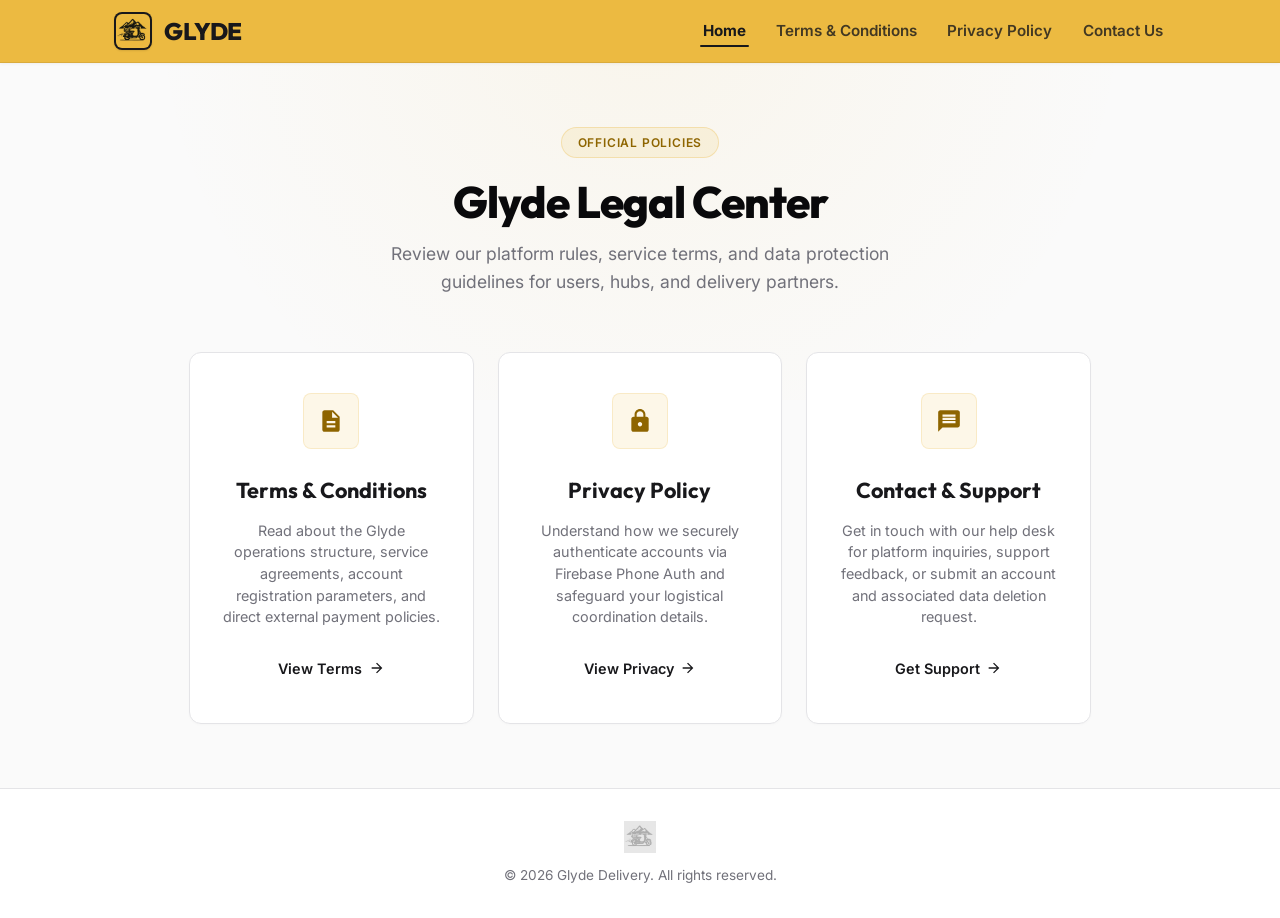
<file: index.html>
<!DOCTYPE html>
<html lang="en">
<head>
  <meta charset="UTF-8">
  <meta name="viewport" content="width=device-width, initial-scale=1.0">
  <title>Glyde | Legal Center & Platform Policies</title>
  <meta name="description" content="Access Glyde Delivery's Terms & Conditions and Privacy Policy. Read our official operational rules, user rights, data coordination privacy protocols, and hubs logistics guidance.">
  <meta name="robots" content="index, follow">
  
  <!-- CSS Stylesheets -->
  <link rel="stylesheet" href="css/style.css">
</head>
<body>

  <!-- Shared Dynamic Header Component -->
  <header id="app-header" class="app-header"></header>

  <!-- Hub / Portal Main Content -->
  <main class="main-content portal-container">
    
    <!-- Hero Header -->
    <div class="portal-hero">
      <span class="portal-badge">Official Policies</span>
      <h1 class="portal-title">Glyde Legal Center</h1>
      <p class="portal-subtitle">Review our platform rules, service terms, and data protection guidelines for users, hubs, and delivery partners.</p>
    </div>

    <!-- Gateway Navigation Grid -->
    <div class="portal-grid">
      
      <!-- Card 1: Terms & Conditions -->
      <a href="terms.html" class="portal-card" id="card-terms-link">
        <div class="portal-card-icon">
          <!-- Premium Document Icon -->
          <svg viewBox="0 0 24 24" xmlns="http://www.w3.org/2000/svg">
            <path d="M14 2H6c-1.1 0-1.99.9-1.99 2L4 20c0 1.1.89 2 1.99 2H18c1.1 0 2-.9 2-2V8l-6-6zm2 16H8v-2h8v2zm0-4H8v-2h8v2zm-3-5V3.5L18.5 9H13z"/>
          </svg>
        </div>
        <h2 class="portal-card-title">Terms & Conditions</h2>
        <p class="portal-card-desc">Read about the Glyde operations structure, service agreements, account registration parameters, and direct external payment policies.</p>
        <span class="portal-card-btn">
          View Terms 
          <!-- Arrow SVG -->
          <svg viewBox="0 0 24 24" xmlns="http://www.w3.org/2000/svg">
            <path d="M12 4l-1.41 1.41L16.17 11H4v2h12.17l-5.58 5.59L12 20l8-8z"/>
          </svg>
        </span>
      </a>

      <!-- Card 2: Privacy Policy -->
      <a href="privacy.html" class="portal-card" id="card-privacy-link">
        <div class="portal-card-icon">
          <!-- Premium Shield Lock Icon -->
          <svg viewBox="0 0 24 24" xmlns="http://www.w3.org/2000/svg">
            <path d="M18 8h-1V6c0-2.76-2.24-5-5-5S7 3.24 7 6v2H6c-1.1 0-2 .9-2 2v10c0 1.1.9 2 2 2h12c1.1 0 2-.9 2-2V10c0-1.1-.9-2-2-2zm-6 9c-1.1 0-2-.9-2-2s.9-2 2-2 2 .9 2 2-.9 2-2 2zm3.1-9H8.9V6c0-1.71 1.39-3.1 3.1-3.1 1.71 0 3.1 1.39 3.1 3.1v2z"/>
          </svg>
        </div>
        <h2 class="portal-card-title">Privacy Policy</h2>
        <p class="portal-card-desc">Understand how we securely authenticate accounts via Firebase Phone Auth and safeguard your logistical coordination details.</p>
        <span class="portal-card-btn">
          View Privacy 
          <!-- Arrow SVG -->
          <svg viewBox="0 0 24 24" xmlns="http://www.w3.org/2000/svg">
            <path d="M12 4l-1.41 1.41L16.17 11H4v2h12.17l-5.58 5.59L12 20l8-8z"/>
          </svg>
        </span>
      </a>

      <!-- Card 3: Contact Us & Support -->
      <a href="contact.html" class="portal-card" id="card-contact-link">
        <div class="portal-card-icon">
          <!-- Premium Message Support Bubble Icon -->
          <svg viewBox="0 0 24 24" xmlns="http://www.w3.org/2000/svg">
            <path d="M20 2H4c-1.1 0-1.99.9-1.99 2L2 22l4-4h14c1.1 0 2-.9 2-2V4c0-1.1-.9-2-2-2zm-2 12H6v-2h12v2zm0-3H6V9h12v2zm0-3H6V6h12v2z"/>
          </svg>
        </div>
        <h2 class="portal-card-title">Contact & Support</h2>
        <p class="portal-card-desc">Get in touch with our help desk for platform inquiries, support feedback, or submit an account and associated data deletion request.</p>
        <span class="portal-card-btn">
          Get Support 
          <!-- Arrow SVG -->
          <svg viewBox="0 0 24 24" xmlns="http://www.w3.org/2000/svg">
            <path d="M12 4l-1.41 1.41L16.17 11H4v2h12.17l-5.58 5.59L12 20l8-8z"/>
          </svg>
        </span>
      </a>

    </div>

  </main>

  <!-- Shared Dynamic Footer Component -->
  <footer id="app-footer" class="app-footer"></footer>

  <!-- Scripts -->
  <script src="js/constants.js"></script>
  <script src="js/app.js"></script>
</body>
</html>
</file>
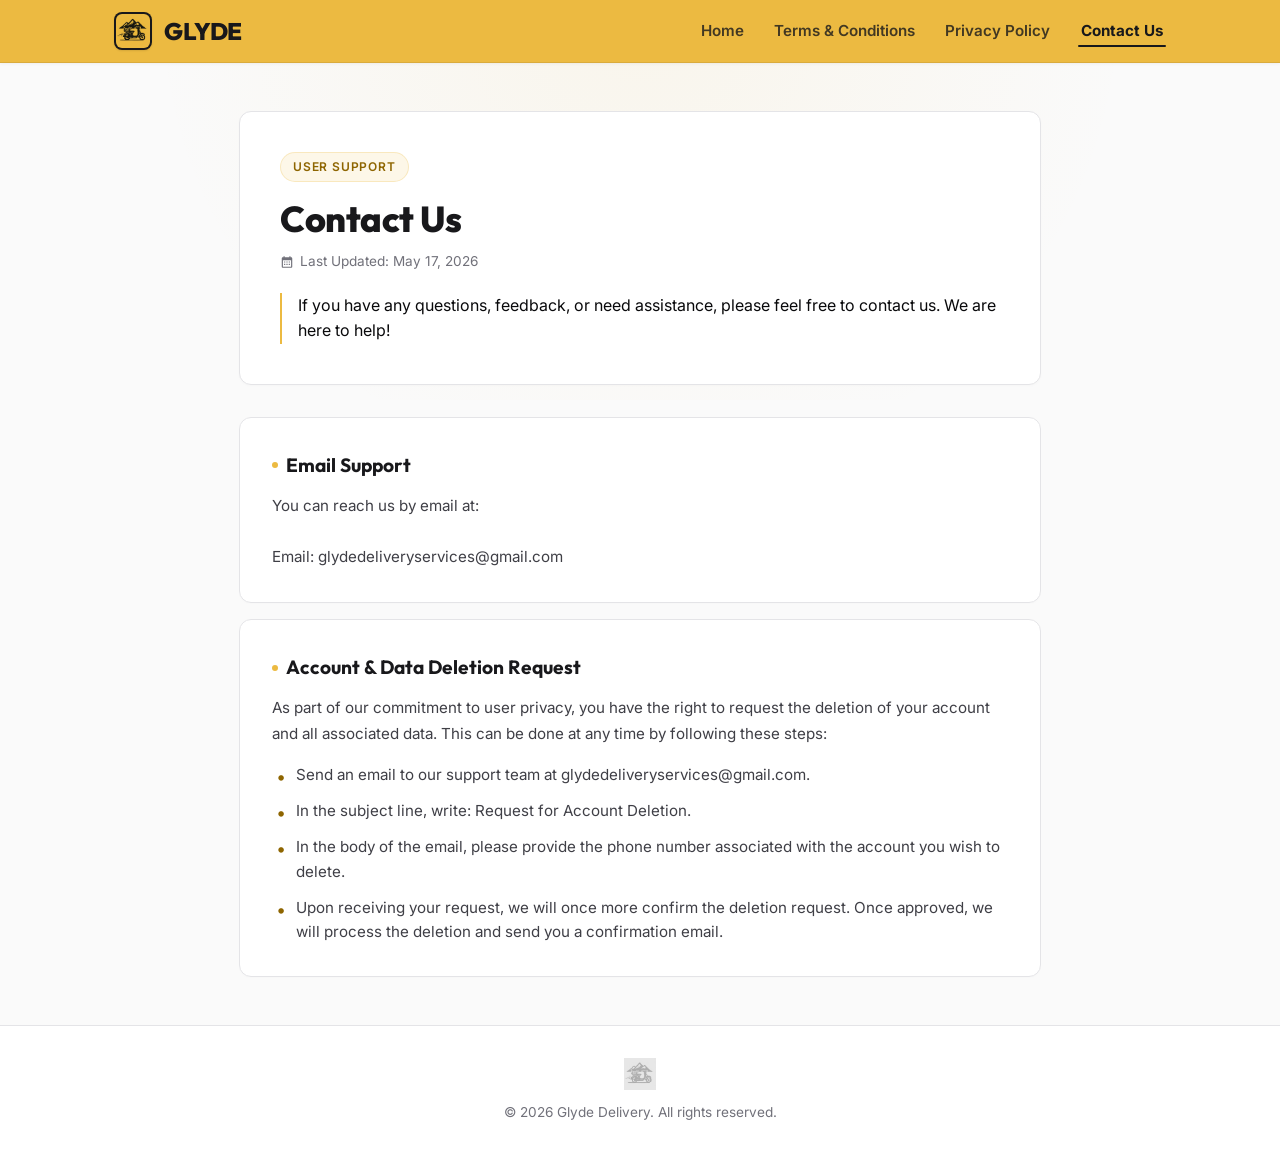
<file: contact.html>
<!DOCTYPE html>
<html lang="en">

<head>
  <meta charset="UTF-8">
  <meta name="viewport" content="width=device-width, initial-scale=1.0">
  <title>Contact Us & Account Deletion | Glyde Delivery</title>
  <meta name="description"
    content="Get in touch with Glyde support or request account and data deletion. Reach us via email and review step-by-step account removal instructions.">
  <meta name="robots" content="index, follow">

  <!-- CSS Stylesheets -->
  <link rel="stylesheet" href="css/style.css">
</head>

<body>

  <!-- Shared Dynamic Header Component -->
  <header id="app-header" class="app-header"></header>

  <!-- Document Main Container -->
  <main class="main-content">

    <!-- Rendered dynamically by js/app.js based on data-page -->
    <article id="doc-page-container" data-page="contact">
      <!-- Fallback loader in case JavaScript is disabled -->
      <div style="text-align: center; padding: 4rem 1rem; color: var(--text-light-secondary);">
        <p>Loading Glyde Contact Information...</p>
      </div>
    </article>

  </main>

  <!-- Shared Dynamic Footer Component -->
  <footer id="app-footer" class="app-footer"></footer>

  <!-- Scripts -->
  <script src="js/constants.js"></script>
  <script src="js/app.js"></script>
</body>

</html>
</file>
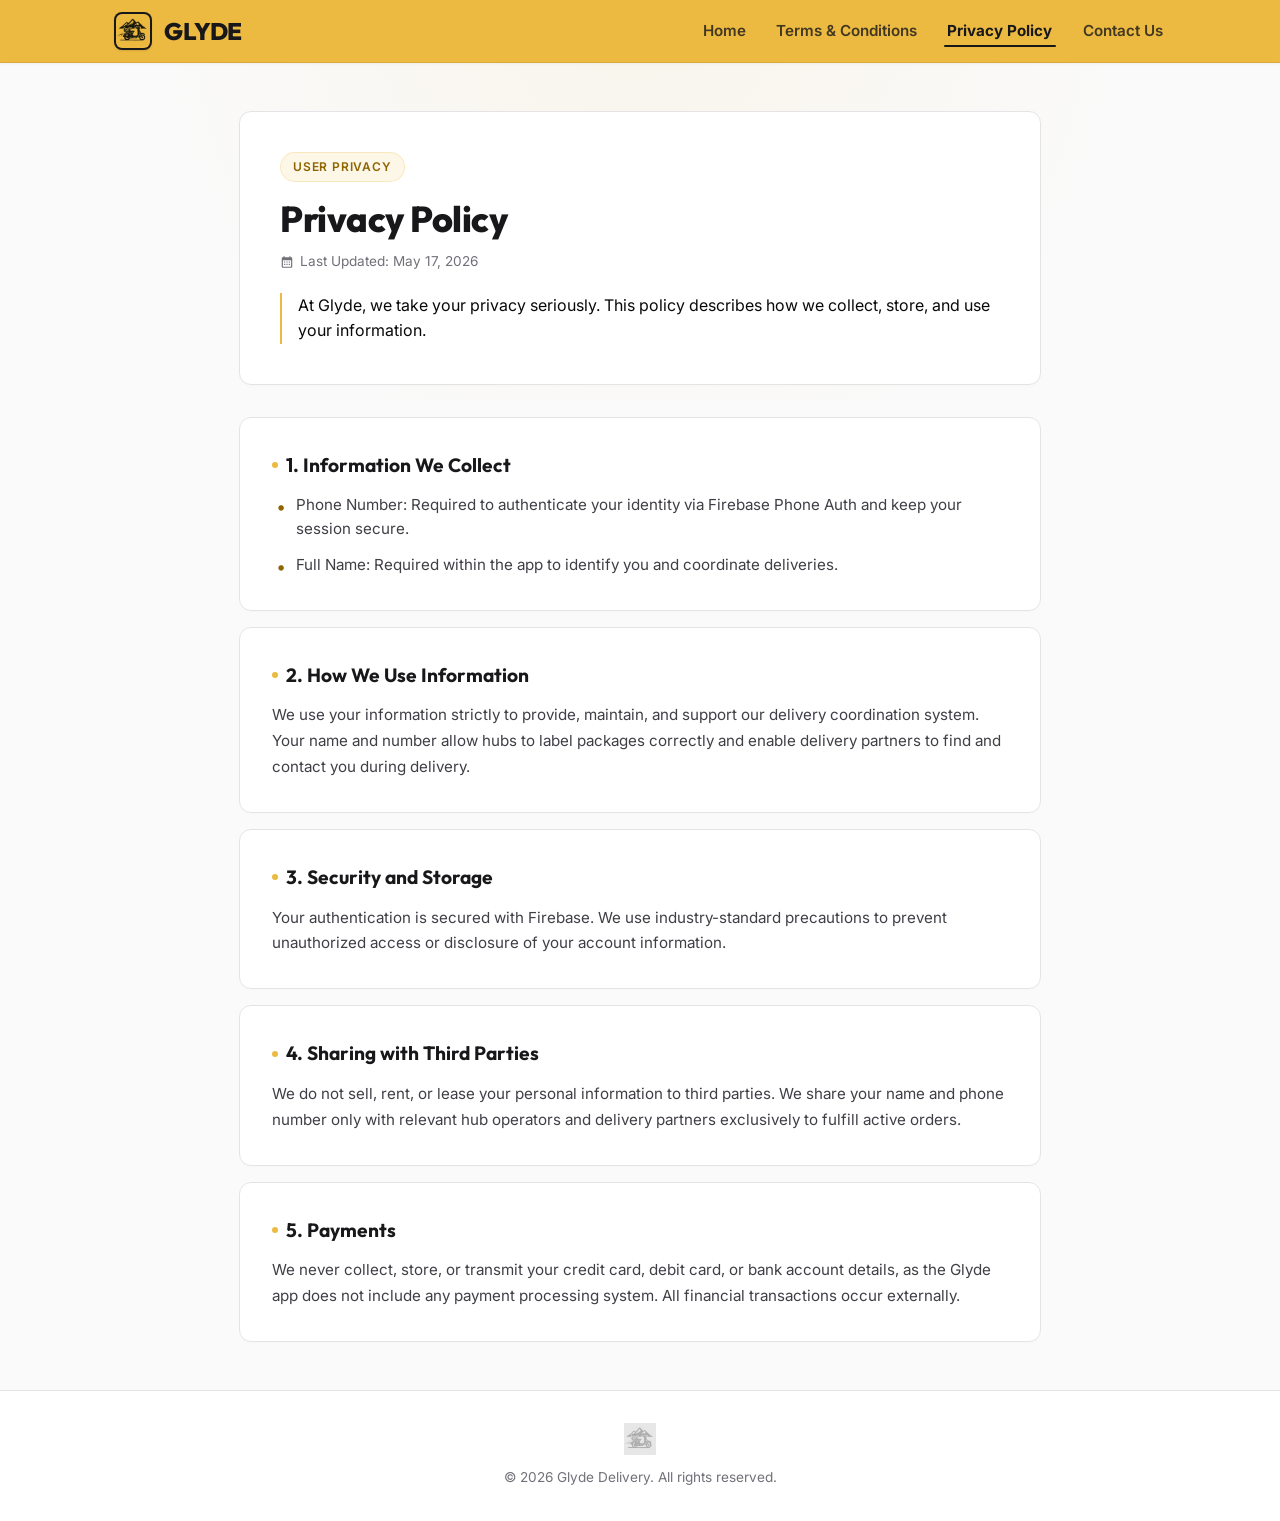
<file: privacy.html>
<!DOCTYPE html>
<html lang="en">
<head>
  <meta charset="UTF-8">
  <meta name="viewport" content="width=device-width, initial-scale=1.0">
  <title>Privacy Policy | Glyde Delivery</title>
  <meta name="description" content="Review the official Privacy Policy of Glyde Delivery. Learn how we utilize Firebase authentication, secure your profile data, and coordinate info with delivery partners.">
  <meta name="robots" content="index, follow">
  
  <!-- CSS Stylesheets -->
  <link rel="stylesheet" href="css/style.css">
</head>
<body>

  <!-- Shared Dynamic Header Component -->
  <header id="app-header" class="app-header"></header>

  <!-- Document Main Container -->
  <main class="main-content">
    
    <!-- Rendered dynamically by js/app.js based on data-page -->
    <article id="doc-page-container" data-page="privacy">
      <!-- Fallback loader in case JavaScript is disabled -->
      <div style="text-align: center; padding: 4rem 1rem; color: var(--text-light-secondary);">
        <p>Loading Glyde Privacy Policy...</p>
      </div>
    </article>

  </main>

  <!-- Shared Dynamic Footer Component -->
  <footer id="app-footer" class="app-footer"></footer>

  <!-- Scripts -->
  <script src="js/constants.js"></script>
  <script src="js/app.js"></script>
</body>
</html>
</file>
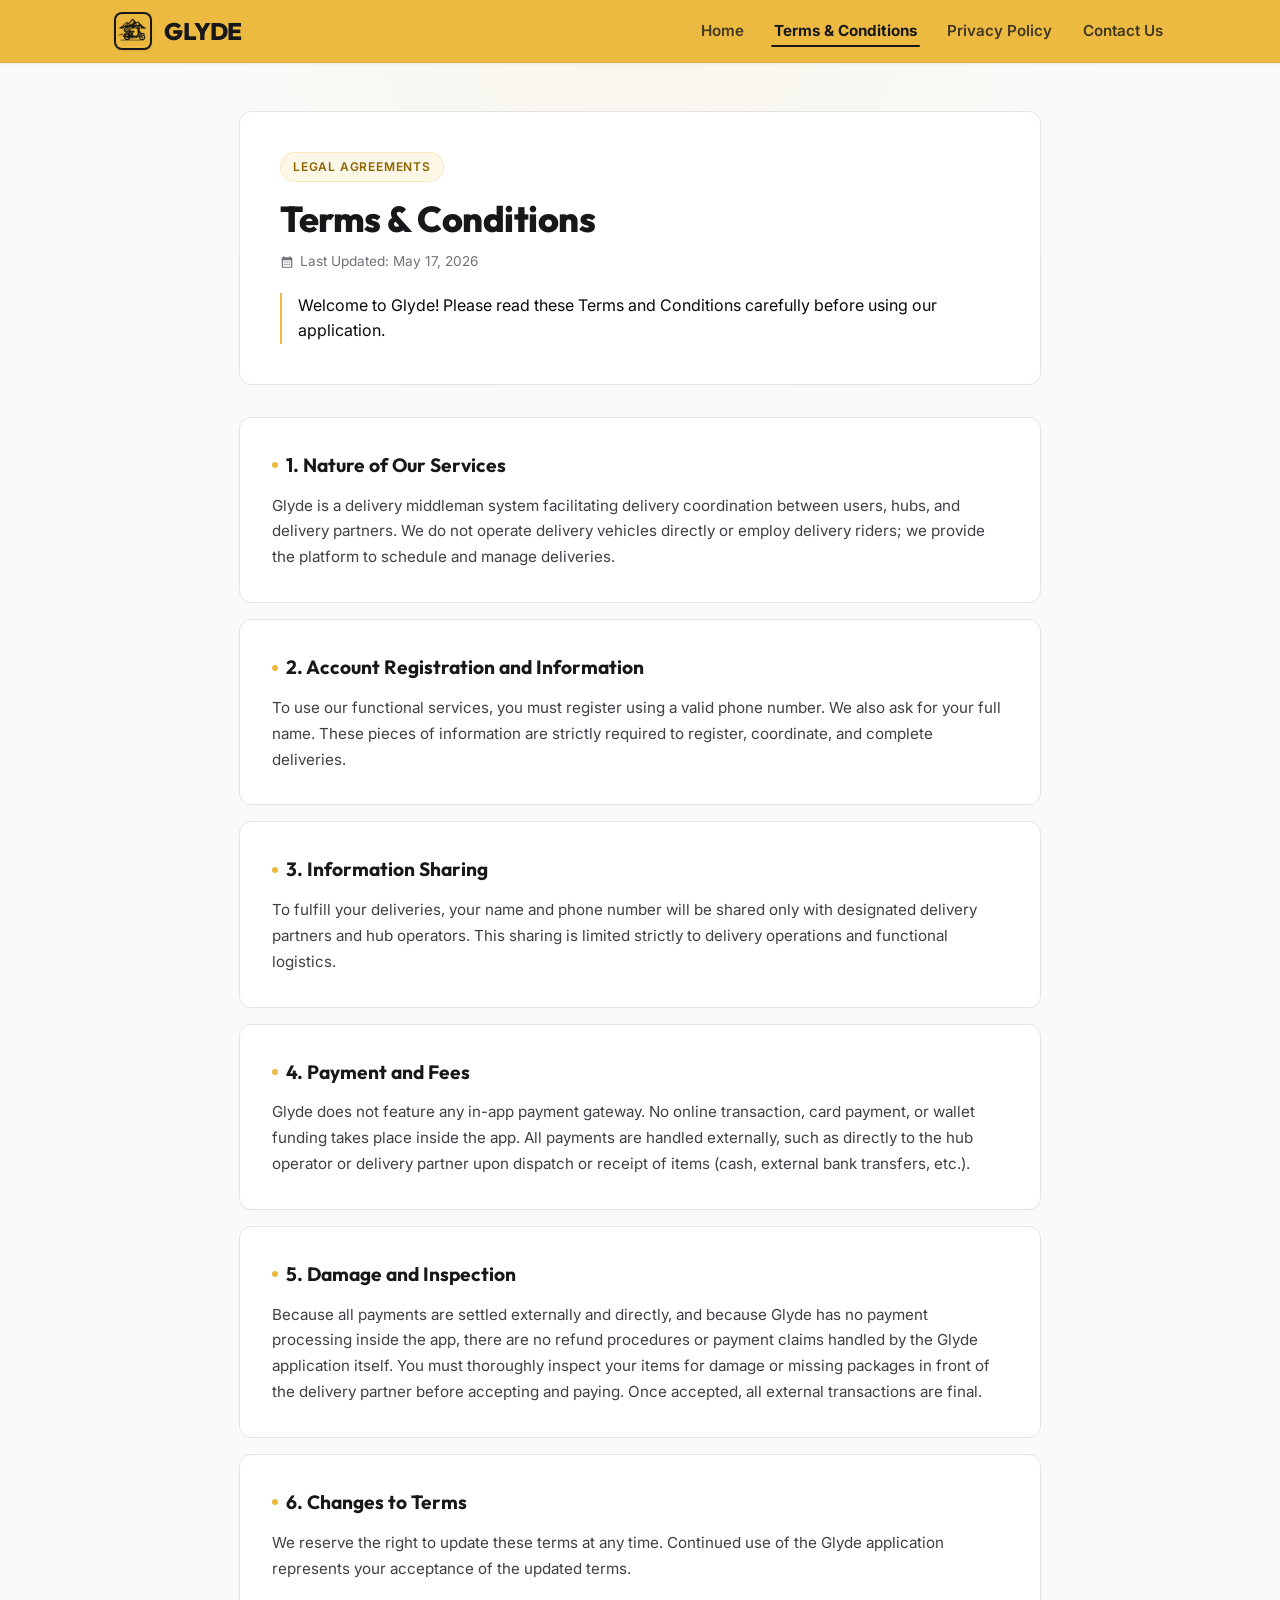
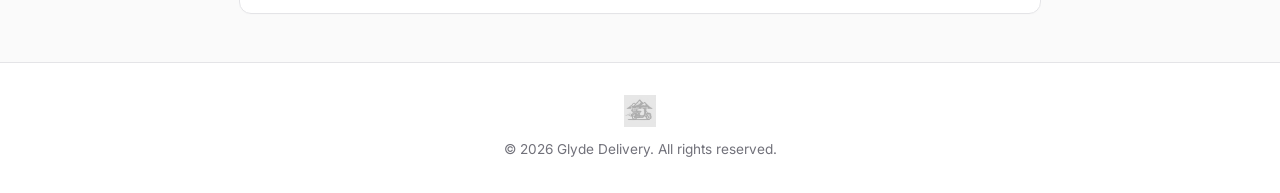
<file: terms.html>
<!DOCTYPE html>
<html lang="en">
<head>
  <meta charset="UTF-8">
  <meta name="viewport" content="width=device-width, initial-scale=1.0">
  <title>Terms & Conditions | Glyde Delivery</title>
  <meta name="description" content="Read the official Terms and Conditions of Glyde Delivery. Learn about our logistics coordination platform, registration rules, direct payment dynamics, and damage inspection guidelines.">
  <meta name="robots" content="index, follow">
  
  <!-- CSS Stylesheets -->
  <link rel="stylesheet" href="css/style.css">
</head>
<body>

  <!-- Shared Dynamic Header Component -->
  <header id="app-header" class="app-header"></header>

  <!-- Document Main Container -->
  <main class="main-content">
    
    <!-- Rendered dynamically by js/app.js based on data-page -->
    <article id="doc-page-container" data-page="terms">
      <!-- Fallback loader in case JavaScript is disabled -->
      <div style="text-align: center; padding: 4rem 1rem; color: var(--text-light-secondary);">
        <p>Loading Glyde Terms and Conditions...</p>
      </div>
    </article>

  </main>

  <!-- Shared Dynamic Footer Component -->
  <footer id="app-footer" class="app-footer"></footer>

  <!-- Scripts -->
  <script src="js/constants.js"></script>
  <script src="js/app.js"></script>
</body>
</html>
</file>
<file: css/style.css>
@import url('https://fonts.googleapis.com/css2?family=Inter:wght@300;400;500;600;700&family=Outfit:wght@400;500;600;700;800&display=swap');

/* --- SHADCN LIGHT THEME TOKENS --- */
:root {
  /* shadcn/ui Colors */
  --background: #FAFAFA;
  --card: #FFFFFF;
  --card-foreground: #09090B;
  --popover: #FFFFFF;
  --popover-foreground: #09090B;
  --primary: #18181B;
  --primary-foreground: #F4F4F5;
  --secondary: #F4F4F5;
  --secondary-foreground: #18181B;
  --muted: #F4F4F5;
  --muted-foreground: #71717A;
  --accent: #F4F4F5;
  --accent-foreground: #18181B;
  --destructive: #09090B;
  --destructive-foreground: #FAFAFA;
  --border: #E4E4E7;
  --input: #E4E4E7;
  --ring: #18181B;
  --radius: 0.75rem;

  /* Glyde Brand Accents */
  --brand-gold: #ECBA41;
  --brand-gold-hover: #E3B035;
  --brand-gold-text: #8E6500;
  --brand-gold-light: rgba(236, 186, 65, 0.12);
  --brand-gold-glow: rgba(236, 186, 65, 0.2);

  /* Fonts */
  --font-family-body: 'Inter', -apple-system, BlinkMacSystemFont, "Segoe UI", Roboto, sans-serif;
  --font-family-heading: 'Outfit', sans-serif;
  
  --transition-fast: 150ms cubic-bezier(0.4, 0, 0.2, 1);
  --transition-smooth: all 0.25s cubic-bezier(0.4, 0, 0.2, 1);
}

/* --- RESET & GLOBAL STYLES --- */
* {
  margin: 0;
  padding: 0;
  box-sizing: border-box;
}

html {
  scroll-behavior: smooth;
}

body {
  font-family: var(--font-family-body);
  background-color: var(--background);
  color: var(--card-foreground);
  min-height: 100vh;
  display: flex;
  flex-direction: column;
  line-height: 1.6;
  -webkit-font-smoothing: antialiased;
}

/* Elegant Light Scrollbar */
::-webkit-scrollbar {
  width: 8px;
}
::-webkit-scrollbar-track {
  background: var(--background);
}
::-webkit-scrollbar-thumb {
  background: #D4D4D8;
  border: 2px solid var(--background);
  border-radius: var(--radius);
}
::-webkit-scrollbar-thumb:hover {
  background: var(--brand-gold);
}

/* --- DYNAMIC AMBIENT GLOW --- */
body::before {
  content: "";
  position: absolute;
  top: 0;
  left: 50%;
  transform: translateX(-50%);
  width: 100%;
  max-width: 1400px;
  height: 400px;
  background: radial-gradient(circle at 50% 0px, rgba(236, 186, 65, 0.08) 0%, rgba(236, 186, 65, 0) 65%);
  pointer-events: none;
  z-index: 0;
}

/* --- HEADER SYSTEM (Shadcn layout + Brand Gold Bg) --- */
.app-header {
  background-color: var(--brand-gold);
  border-bottom: 1px solid rgba(0, 0, 0, 0.08);
  position: sticky;
  top: 0;
  z-index: 1000;
  box-shadow: 0 1px 3px 0 rgba(0, 0, 0, 0.05);
  transition: var(--transition-smooth);
}

.header-container {
  max-width: 1100px;
  margin: 0 auto;
  padding: 0.75rem 1.5rem;
  display: flex;
  justify-content: space-between;
  align-items: center;
}

.brand-wrapper {
  display: flex;
  align-items: center;
  gap: 0.75rem;
  text-decoration: none;
  color: var(--primary-foreground);
  transition: var(--transition-fast);
}

.brand-wrapper:hover {
  transform: translateY(-0.5px);
  filter: brightness(0.95);
}

.brand-logo {
  height: 38px;
  width: 38px;
  object-fit: contain;
  border-radius: 0.5rem;
  background-color: #18181B; /* Dark wrapper for high logo contrast */
  padding: 2px;
  box-shadow: 0 1px 2px 0 rgba(0, 0, 0, 0.1);
}

.brand-name {
  font-family: var(--font-family-heading);
  font-size: 1.5rem;
  font-weight: 800;
  letter-spacing: -0.5px;
  text-transform: uppercase;
  color: #18181B;
}

.nav-menu {
  display: flex;
  align-items: center;
  gap: 1.5rem;
  list-style: none;
}

.nav-link {
  color: #18181B;
  text-decoration: none;
  font-weight: 600;
  font-size: 0.95rem;
  position: relative;
  padding: 0.4rem 0.2rem;
  transition: var(--transition-fast);
  opacity: 0.8;
}

.nav-link::after {
  content: "";
  position: absolute;
  bottom: 0;
  left: 0;
  width: 0;
  height: 2px;
  background-color: #18181B;
  transition: var(--transition-fast);
  border-radius: 1px;
}

.nav-link:hover {
  opacity: 1;
}

.nav-link:hover::after {
  width: 100%;
}

.nav-link.active {
  opacity: 1;
  font-weight: 700;
}

.nav-link.active::after {
  width: 100%;
}

/* --- FOOTER SYSTEM (Clean Minimalist Shadcn Style) --- */
.app-footer {
  background-color: var(--card);
  border-top: 1px solid var(--border);
  padding: 2rem 1.5rem;
  margin-top: auto;
  z-index: 1;
}

.footer-container {
  max-width: 1100px;
  margin: 0 auto;
  display: flex;
  flex-direction: column;
  align-items: center;
  gap: 0.75rem;
  text-align: center;
}

.footer-logo {
  height: 32px;
  width: 32px;
  opacity: 0.35;
  filter: grayscale(1);
  transition: var(--transition-fast);
}

.footer-logo:hover {
  opacity: 0.8;
  filter: none;
}

.footer-copyright {
  color: var(--muted-foreground);
  font-size: 0.85rem;
  font-weight: 400;
}

/* --- MAIN CONTAINER --- */
.main-content {
  flex: 1;
  max-width: 850px;
  width: 100%;
  margin: 0 auto;
  padding: 3rem 1.5rem;
  z-index: 1;
}

/* --- GATEWAY PORTAL PAGE (index.html) --- */
.portal-container {
  max-width: 950px;
  text-align: center;
  padding: 4rem 1.5rem;
}

.portal-hero {
  margin-bottom: 3.5rem;
  animation: fadeInDown 0.6s cubic-bezier(0.16, 1, 0.3, 1);
}

.portal-badge {
  display: inline-block;
  background: var(--brand-gold-light);
  border: 1px solid rgba(236, 186, 65, 0.3);
  color: var(--brand-gold-text);
  padding: 0.3rem 1rem;
  border-radius: 50px;
  font-size: 0.75rem;
  font-weight: 600;
  letter-spacing: 0.8px;
  text-transform: uppercase;
  margin-bottom: 1.2rem;
}

.portal-title {
  font-family: var(--font-family-heading);
  font-size: 2.75rem;
  font-weight: 800;
  letter-spacing: -1px;
  line-height: 1.15;
  margin-bottom: 0.75rem;
  color: var(--card-foreground);
}

.portal-subtitle {
  color: var(--muted-foreground);
  font-size: 1.1rem;
  max-width: 580px;
  margin: 0 auto;
  font-weight: 400;
}

.portal-grid {
  display: grid;
  grid-template-columns: repeat(auto-fit, minmax(280px, 1fr));
  gap: 1.5rem;
  animation: fadeInUp 0.6s cubic-bezier(0.16, 1, 0.3, 1) 0.1s both;
}

.portal-card {
  background: var(--card);
  border: 1px solid var(--border);
  border-radius: var(--radius);
  padding: 2.5rem 2rem;
  text-decoration: none;
  color: var(--card-foreground);
  display: flex;
  flex-direction: column;
  align-items: center;
  transition: var(--transition-smooth);
  box-shadow: 0 1px 3px 0 rgba(0, 0, 0, 0.02), 0 1px 2px -1px rgba(0, 0, 0, 0.02);
  position: relative;
}

.portal-card-icon {
  width: 56px;
  height: 56px;
  border-radius: 0.5rem;
  background: var(--brand-gold-light);
  border: 1px solid rgba(236, 186, 65, 0.2);
  display: flex;
  align-items: center;
  justify-content: center;
  margin-bottom: 1.5rem;
  transition: var(--transition-fast);
}

.portal-card-icon svg {
  width: 26px;
  height: 26px;
  fill: var(--brand-gold-text);
  transition: var(--transition-fast);
}

.portal-card-title {
  font-family: var(--font-family-heading);
  font-size: 1.35rem;
  font-weight: 700;
  margin-bottom: 0.75rem;
  color: #18181B;
}

.portal-card-desc {
  color: var(--muted-foreground);
  font-size: 0.9rem;
  font-weight: 400;
  margin-bottom: 1.8rem;
  flex-grow: 1;
  line-height: 1.5;
}

.portal-card-btn {
  display: inline-flex;
  align-items: center;
  gap: 0.4rem;
  color: #18181B;
  font-weight: 600;
  font-size: 0.9rem;
  transition: var(--transition-fast);
  border-bottom: 1.5px solid transparent;
  padding-bottom: 2px;
}

.portal-card-btn svg {
  width: 16px;
  height: 16px;
  fill: #18181B;
  transition: var(--transition-fast);
}

/* Card Hover States (Sleek Shadcn/ui Hover Interactions) */
.portal-card:hover {
  transform: translateY(-4px);
  border-color: rgba(236, 186, 65, 0.5);
  box-shadow: 0 12px 24px -10px rgba(0, 0, 0, 0.08), 0 0 15px var(--brand-gold-glow);
}

.portal-card:hover .portal-card-icon {
  background: var(--brand-gold);
  border-color: var(--brand-gold);
  box-shadow: 0 4px 10px rgba(236, 186, 65, 0.25);
}

.portal-card:hover .portal-card-icon svg {
  fill: #18181B;
}

.portal-card:hover .portal-card-btn {
  color: var(--brand-gold-text);
  border-color: var(--brand-gold);
}

.portal-card:hover .portal-card-btn svg {
  fill: var(--brand-gold-text);
  transform: translateX(3px);
}

/* --- DOCUMENT LAYOUT (shadcn/ui Content Card Structures) --- */
.doc-header-card {
  background: var(--card);
  border: 1px solid var(--border);
  border-radius: var(--radius);
  padding: 2.5rem;
  margin-bottom: 2rem;
  box-shadow: 0 1px 3px 0 rgba(0, 0, 0, 0.02);
  animation: fadeIn 0.4s cubic-bezier(0.16, 1, 0.3, 1);
}

.doc-tag {
  display: inline-block;
  background: var(--brand-gold-light);
  border: 1px solid rgba(236, 186, 65, 0.25);
  color: var(--brand-gold-text);
  font-size: 0.75rem;
  font-weight: 600;
  text-transform: uppercase;
  letter-spacing: 0.8px;
  padding: 0.25rem 0.75rem;
  border-radius: 50px;
  margin-bottom: 1rem;
}

.doc-title {
  font-family: var(--font-family-heading);
  font-size: 2.25rem;
  font-weight: 800;
  letter-spacing: -0.5px;
  margin-bottom: 0.75rem;
  line-height: 1.15;
  color: #18181B;
}

.doc-meta {
  color: var(--muted-foreground);
  font-size: 0.85rem;
  display: flex;
  align-items: center;
  gap: 0.4rem;
  margin-bottom: 1.25rem;
}

.doc-meta svg {
  width: 14px;
  height: 14px;
  fill: var(--muted-foreground);
}

.doc-intro {
  color: var(--card-foreground);
  font-size: 1rem;
  line-height: 1.6;
  font-weight: 400;
  border-left: 2px solid var(--brand-gold);
  padding-left: 1rem;
}

/* DOCUMENT CONTENT SECTIONS (Crisp clean cards) */
.doc-sections-wrapper {
  display: flex;
  flex-direction: column;
  gap: 1rem;
  animation: fadeInUp 0.5s cubic-bezier(0.16, 1, 0.3, 1) 0.1s both;
}

.doc-section-card {
  background: var(--card);
  border: 1px solid var(--border);
  border-radius: var(--radius);
  padding: 2rem;
  transition: var(--transition-fast);
  box-shadow: 0 1px 2px 0 rgba(0, 0, 0, 0.01);
}

.doc-section-card:hover {
  border-color: #D4D4D8;
}

.doc-section-title {
  font-family: var(--font-family-heading);
  font-size: 1.2rem;
  font-weight: 700;
  color: #18181B;
  margin-bottom: 0.75rem;
  display: flex;
  align-items: center;
  gap: 0.5rem;
}

.doc-section-title::before {
  content: "";
  display: inline-block;
  width: 6px;
  height: 6px;
  background: var(--brand-gold);
  border-radius: 50%;
}

.doc-section-text {
  color: #3F3F46; /* zinc-700 for high text legibility */
  font-size: 0.95rem;
  line-height: 1.7;
  font-weight: 400;
}

/* Bullet list stylings (especially for Privacy Page) */
.doc-list {
  list-style: none;
  margin-top: 0.75rem;
  display: flex;
  flex-direction: column;
  gap: 0.75rem;
}

.doc-list-item {
  position: relative;
  padding-left: 1.5rem;
  color: #3F3F46;
  font-size: 0.95rem;
  font-weight: 400;
  line-height: 1.6;
}

.doc-list-item::before {
  content: "•";
  position: absolute;
  left: 0.3rem;
  top: 0;
  color: var(--brand-gold-text);
  font-weight: bold;
  font-size: 1.1rem;
}

/* --- KEYFRAME ANIMATIONS --- */
@keyframes fadeIn {
  from { opacity: 0; }
  to { opacity: 1; }
}

@keyframes fadeInUp {
  from {
    opacity: 0;
    transform: translateY(20px);
  }
  to {
    opacity: 1;
    transform: translateY(0);
  }
}

@keyframes fadeInDown {
  from {
    opacity: 0;
    transform: translateY(-20px);
  }
  to {
    opacity: 1;
    transform: translateY(0);
  }
}

/* --- RESPONSIVE ADJUSTMENTS --- */
@media (max-width: 768px) {
  .header-container {
    flex-direction: column;
    gap: 0.75rem;
    padding: 0.75rem 1rem;
  }
  
  .nav-menu {
    width: 100%;
    justify-content: center;
    gap: 1.2rem;
  }

  .nav-link {
    font-size: 0.9rem;
  }
  
  .portal-title {
    font-size: 2.2rem;
  }
  
  .portal-subtitle {
    font-size: 0.95rem;
  }

  .doc-header-card {
    padding: 1.75rem;
  }

  .doc-title {
    font-size: 1.8rem;
  }

  .doc-section-card {
    padding: 1.5rem;
  }
}

@media (max-width: 480px) {
  .portal-grid {
    grid-template-columns: 1fr;
  }
  
  .doc-meta {
    flex-direction: column;
    align-items: flex-start;
    gap: 0.2rem;
  }
}
</file>
